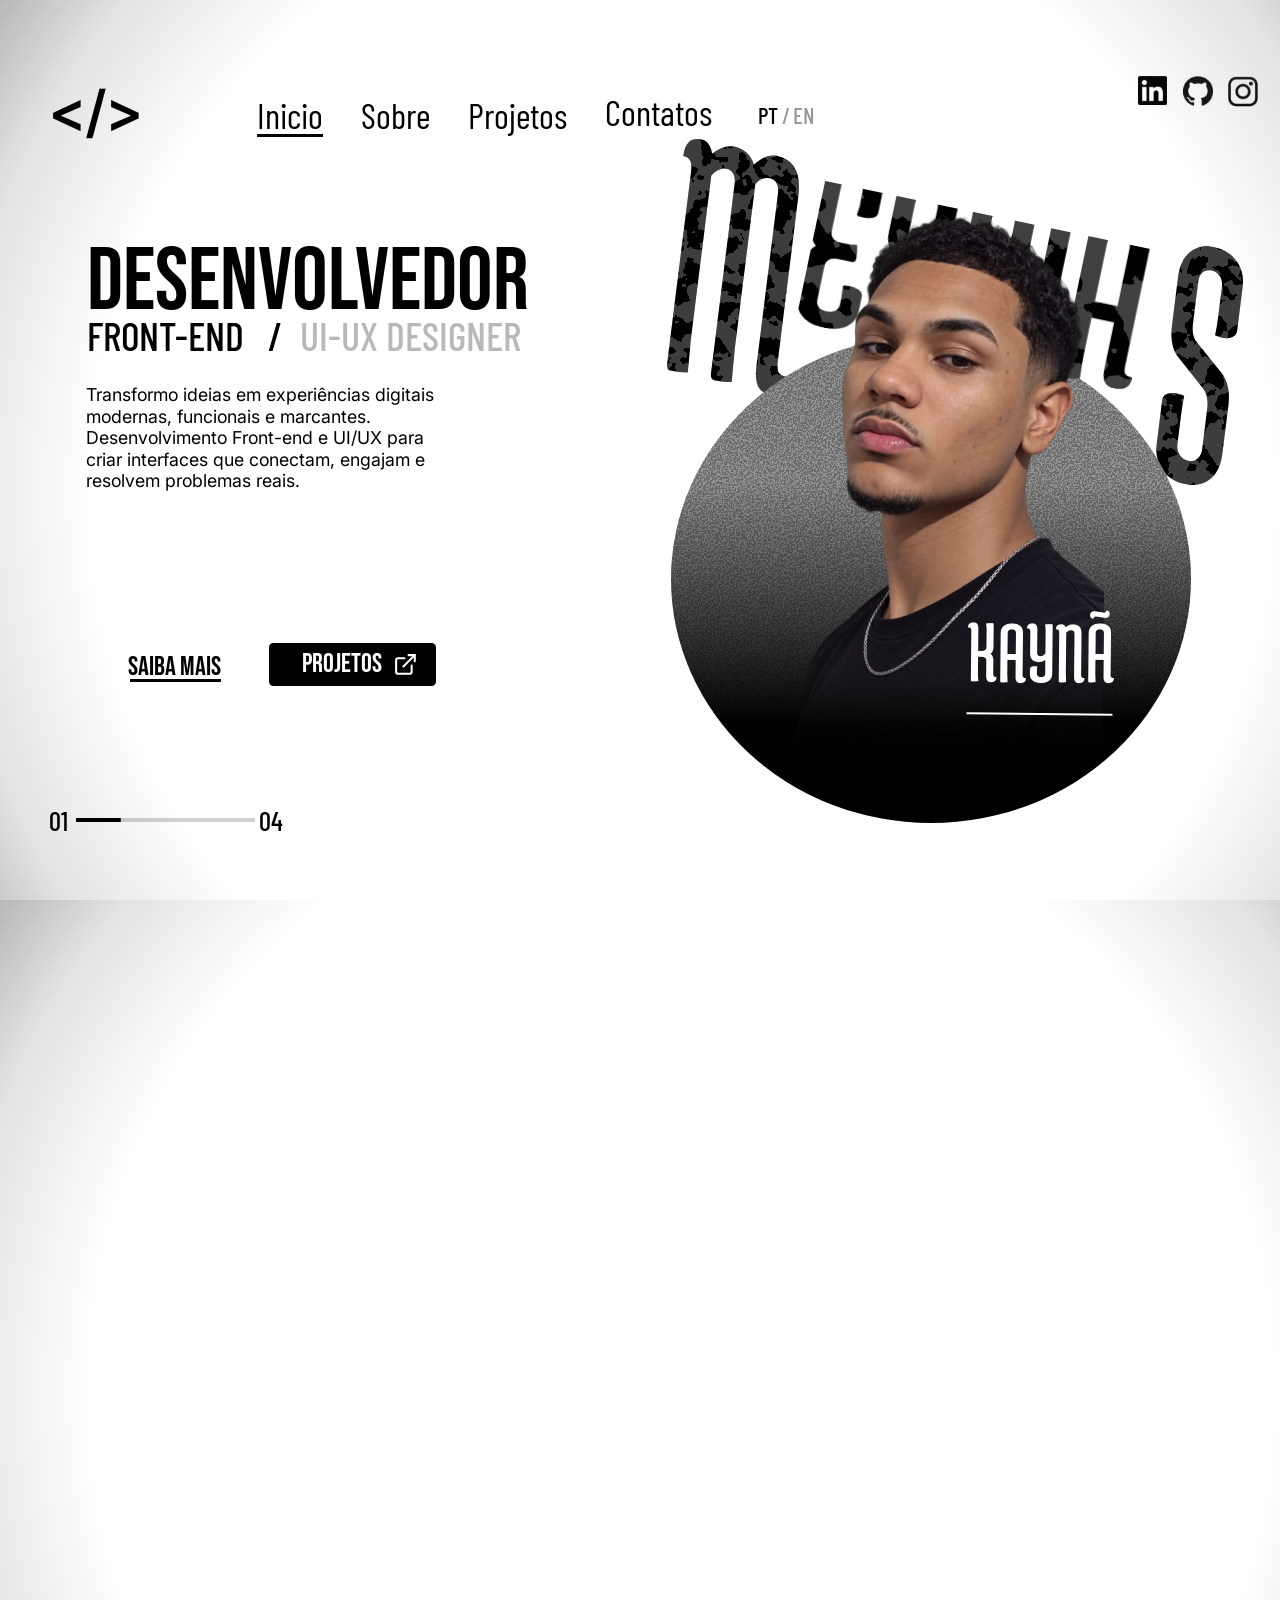
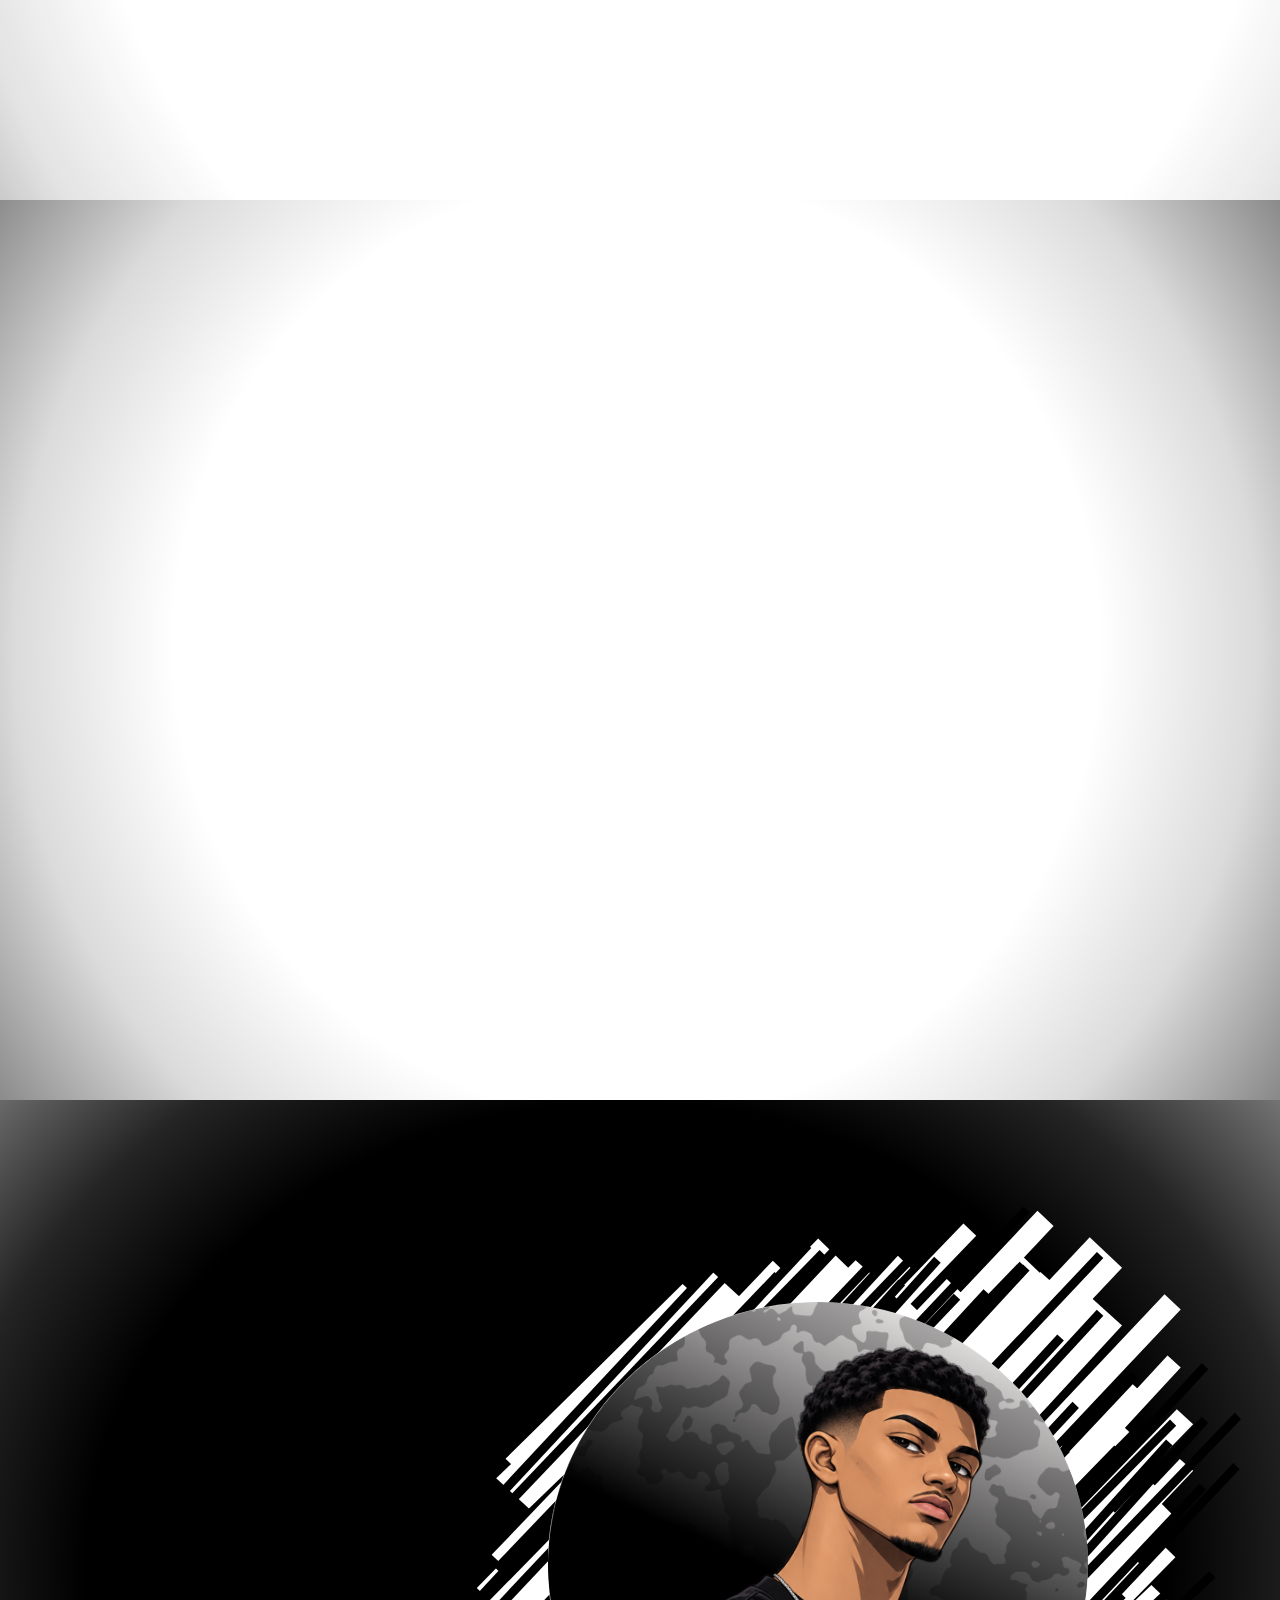
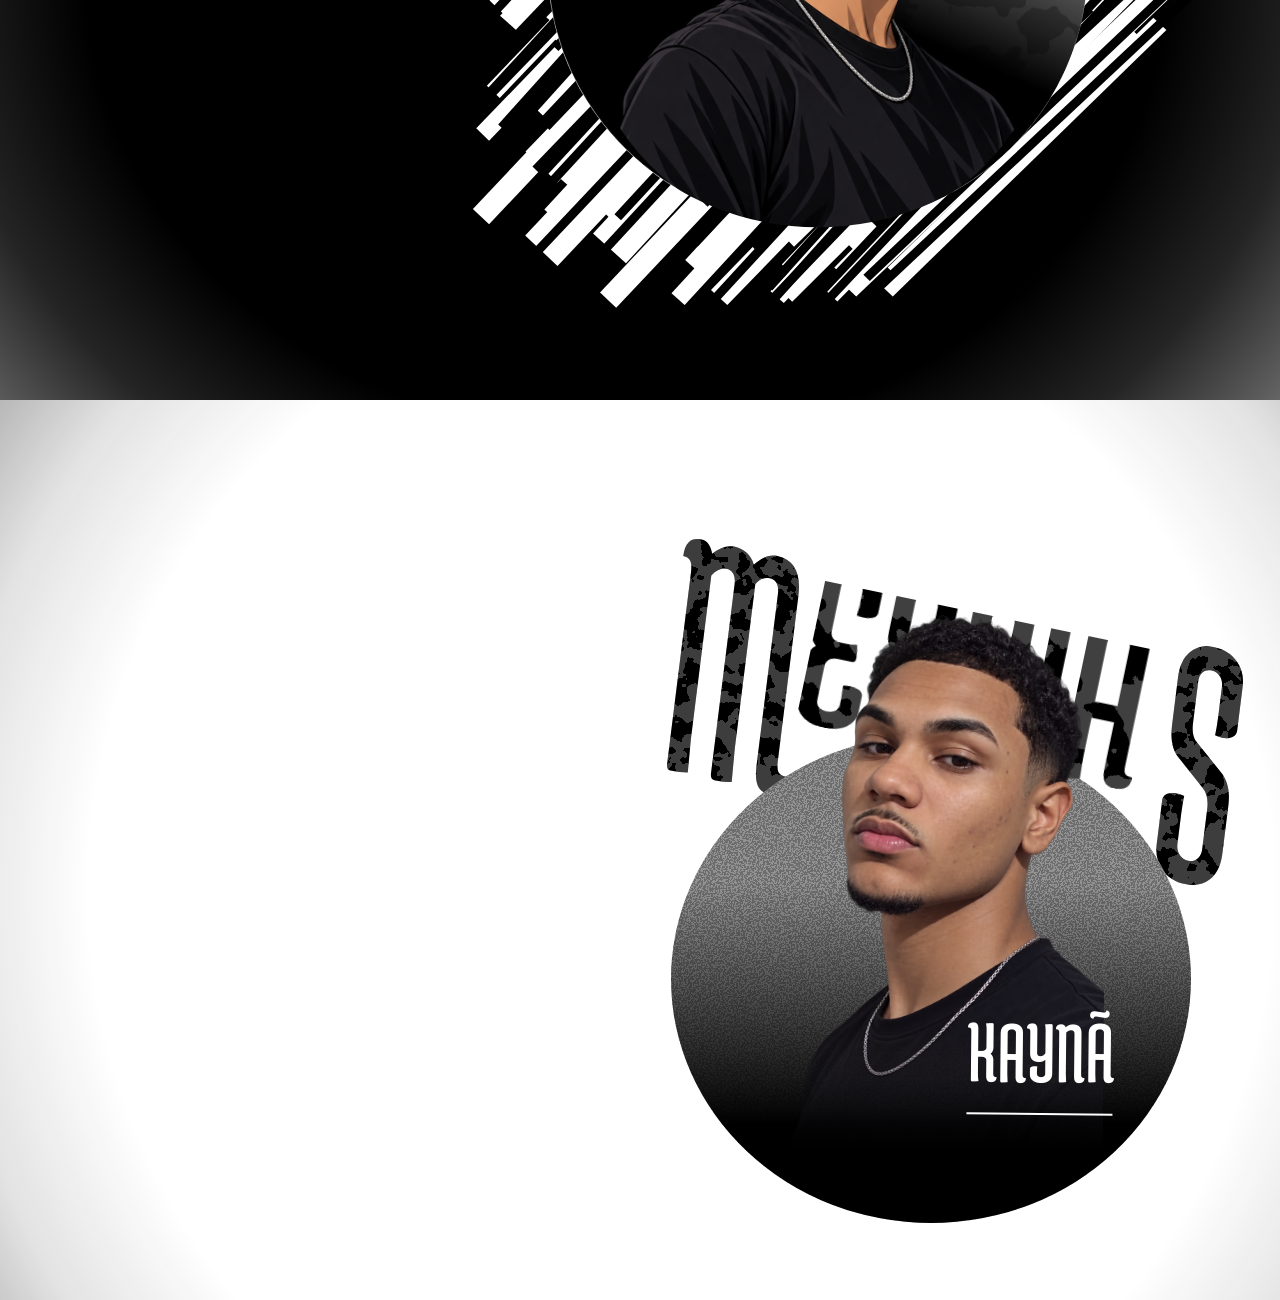
<file: index.html>
<!doctype html>
<html lang="pt-BR">
<head>
  <meta charset="utf-8">
  <meta name="viewport" content="width=device-width, initial-scale=1">
  <title>Messias Kaynã | Front-end & UI/UX</title>
  <meta name="description" content="Portfólio de Messias Kaynã: desenvolvedor Front-end e Full Stack, designer UI/UX e estudante de Ciência da Computação em Pernambuco.">
  <meta name="theme-color" content="#1b1b1b">
  <link rel="icon" href="assets/favicon.svg" type="image/svg+xml">

  <meta property="og:type" content="website">
  <meta property="og:url" content="https://portf-lio-pessoal-three.vercel.app/">
  <meta property="og:title" content="Messias Kaynã | Desenvolvedor Front-end & UI/UX">
  <meta property="og:description" content="Transformo ideias em experiências digitais modernas, funcionais e marcantes.">
  <meta property="og:image" content="https://portf-lio-pessoal-three.vercel.app/assets/og.jpg">
  <meta property="og:image:width" content="1200">
  <meta property="og:image:height" content="630">
  <meta property="og:locale" content="pt_BR">
  <meta name="twitter:card" content="summary_large_image">

  <link rel="preconnect" href="https://fonts.googleapis.com">
  <link rel="preconnect" href="https://fonts.gstatic.com" crossorigin>
  <link href="https://fonts.googleapis.com/css2?family=Barlow+Condensed:wght@400;500&family=Bebas+Neue&family=Inter:wght@400;600&family=Medula+One&display=swap" rel="stylesheet">
  <link rel="stylesheet" href="css/style.css">
</head>
<body class="carregando">

  <div class="abertura" id="abertura" aria-hidden="true">
    <div class="abertura-nome">
      <span class="abertura-messias">MESSIAS</span>
      <span class="abertura-kayna">KAYNÃ</span>
    </div>
  </div>

  <header class="topo" id="topo">
    <a class="logo" href="#inicio" data-i18n-attr="aria-label:aria.logo" aria-label="Voltar ao início">&lt;/&gt;</a>
    <nav class="menu" data-i18n-attr="aria-label:aria.menu" aria-label="Navegação principal">
      <a href="#inicio" data-i18n="nav.inicio">Inicio</a>
      <a href="#sobre" data-i18n="nav.sobre">Sobre</a>
      <a href="#projetos" data-i18n="nav.projetos">Projetos</a>
      <a href="#contatos" data-i18n="nav.contatos">Contatos</a>
    </nav>
    <button class="idioma" id="idioma" type="button" data-i18n-attr="aria-label:aria.idioma" aria-label="Mudar idioma para inglês">
      <span data-lang="pt">PT</span><span class="idioma-barra">/</span><span data-lang="en">EN</span>
    </button>
    <div class="redes">
      <a href="https://www.linkedin.com/in/messias-kayna/" target="_blank" rel="noopener" aria-label="LinkedIn">
        <img src="assets/img/icon-linkedin.png" alt="">
      </a>
      <a href="https://github.com/messiaskayna7" target="_blank" rel="noopener" aria-label="GitHub">
        <img src="assets/img/icon-github.png" alt="">
      </a>
      <a href="https://www.instagram.com/ogmessik7/" target="_blank" rel="noopener" aria-label="Instagram">
        <img src="assets/img/icon-instagram.png" alt="">
      </a>
    </div>
  </header>

  <div class="contador" id="contador" aria-hidden="true">
    <span class="contador-atual" id="contadorAtual">01</span>
    <span class="contador-barra"><span class="contador-preenchimento" id="contadorBarra"></span></span>
    <span class="contador-total">04</span>
  </div>

  <main id="paginas">

    <section class="pagina pagina-inicio" id="inicio" data-tema="claro">
      <div class="fundo fundo-claro" aria-hidden="true"></div>
      <div class="palco">
        <div class="inicio-texto">
          <h1 class="titulo-dev revelar" data-i18n="inicio.titulo">Desenvolvedor</h1>
          <p class="subtitulo revelar"><span>Front-end</span><span class="barra">/</span><span class="cinza">UI-UX Designer</span></p>
          <p class="inicio-descricao revelar" data-i18n="inicio.descricao">Transformo ideias em experiências digitais modernas, funcionais e marcantes. Desenvolvimento Front-end e UI/UX para criar interfaces que conectam, engajam e resolvem problemas reais.</p>
          <div class="inicio-botoes revelar">
            <a class="link-sublinhado" href="#sobre" data-i18n="inicio.saibaMais">Saiba mais</a>
            <a class="botao botao-escuro" href="#projetos"><span data-i18n="inicio.projetos">Projetos</span> <svg class="icone" viewBox="0 0 24 24" aria-hidden="true"><path d="M18 13v6a2 2 0 0 1-2 2H5a2 2 0 0 1-2-2V8a2 2 0 0 1 2-2h6"/><path d="M15 3h6v6"/><path d="M10 14 21 3"/></svg></a>
          </div>
        </div>

        <div class="hero-arte">
          <img class="ha-messias" src="assets/img/messias.svg" alt="">
          <img class="ha-circulo" src="assets/img/hero-circulo.svg" alt="">
          <div class="ha-essia"><img src="assets/img/essia.svg" alt=""></div>
          <div class="ha-foto"><img src="assets/img/hero-foto.png" alt="Messias Kaynã"></div>
          <div class="ha-nome"><span>KAYNÃ</span></div>
        </div>
      </div>
    </section>

    <section class="pagina pagina-sobre" id="sobre" data-tema="claro">
      <div class="fundo fundo-claro" aria-hidden="true"></div>
      <div class="palco">
        <div class="sobre-topo">
          <h2 class="titulo-sobre revelar" data-i18n-html="sobre.titulo">Sobre <br>mim.</h2>
          <div class="sobre-texto revelar">
            <p data-i18n="sobre.p1">Estudante de Ciência da Computação, com os cursos de Desenvolvedor Front-End e Desenvolvedor Full Stack concluídos.</p>
            <p data-i18n="sobre.p2">Sou desenvolvedor Front-End e designer UI/UX apaixonado por transformar problemas em soluções digitais criativas e eficientes.</p>
            <p data-i18n="sobre.p3">Atuo na criação de interfaces modernas, acessíveis e intuitivas, sempre pensando na melhor experiência do usuário e na performance.</p>
            <a class="botao botao-escuro botao-cv" href="assets/curriculo-messias-kayna.pdf" download>
              <span data-i18n="cv.baixar">Baixar currículo</span>
              <svg class="icone" viewBox="0 0 24 24" aria-hidden="true"><path d="M21 15v4a2 2 0 0 1-2 2H5a2 2 0 0 1-2-2v-4"/><path d="m7 10 5 5 5-5"/><path d="M12 15V3"/></svg>
            </a>
          </div>
          <div class="sobre-foto revelar">
            <div class="sobre-arco"></div>
            <img src="assets/img/sobre-foto.png" data-i18n-attr="alt:alt.sobreFoto" alt="Foto de Messias Kaynã em preto e branco">
          </div>
        </div>

        <div class="bloco-ferramentas">
        <h3 class="titulo-ferramentas revelar" data-i18n="sobre.ferramentas">Ferramentas</h3>
        <div class="ferramentas revelar">
          <ul class="ferramentas-trilha" id="ferramentasTrilha">
            <li class="ferramenta"><img class="img-html" src="assets/img/tool-html.png" alt=""><span>HTML</span></li>
            <li class="ferramenta"><img class="img-css" src="assets/img/tool-css.png" alt=""><span>CSS</span></li>
            <li class="ferramenta"><img class="img-js" src="assets/img/tool-js.png" alt=""><span>JavaScript</span></li>
            <li class="ferramenta"><img class="img-svg" src="assets/img/tool-python.svg" alt=""><span>Python</span></li>
            <li class="ferramenta"><span class="tile-django"><img src="assets/img/tool-django.svg" alt=""></span><span>Django</span></li>
            <li class="ferramenta"><img class="img-svg" src="assets/img/tool-sqlite.svg" alt=""><span data-i18n="sobre.banco">Banco de dados · SQL</span></li>
            <li class="ferramenta"><img class="img-git" src="assets/img/tool-git.png" alt=""><span>Git</span></li>
            <li class="ferramenta"><img class="img-github" src="assets/img/tool-github.png" alt=""><span>GitHub</span></li>
            <li class="ferramenta"><img class="img-svg img-figma" src="assets/img/tool-figma.svg" alt=""><span>Figma</span></li>
          </ul>
        </div>
        </div>
      </div>
    </section>

    <section class="pagina pagina-projetos" id="projetos" data-tema="claro">
      <div class="fundo fundo-projetos" aria-hidden="true"></div>
      <div class="palco">
        <h2 class="titulo-secao revelar" data-i18n="nav.projetos">Projetos</h2>
        <div class="projetos" id="listaProjetos">
          <article class="projeto revelar" data-projeto="julia" tabindex="0" role="button">
            <div class="projeto-midia midia-dupla midia-julia">
              <img src="assets/img/julia-desktop.jpg" alt="">
              <img src="assets/img/julia-celular.jpg" alt="">
              <span class="projeto-ver" data-i18n="projetos.ver">Ver detalhes</span>
            </div>
            <div class="projeto-corpo">
              <h3>Lash Júlia Beatriz</h3>
              <p data-i18n="projetos.julia.tipo">Site com agendamento online</p>
              <ul class="tags"><li>JS</li><li>CSS</li><li>SQL</li></ul>
            </div>
          </article>

          <article class="projeto revelar" data-projeto="academia" tabindex="0" role="button">
            <div class="projeto-midia midia-dupla midia-academia">
              <img src="assets/img/academia-desktop.jpg" alt="">
              <img src="assets/img/academia-celular.jpg" alt="">
              <span class="projeto-ver" data-i18n="projetos.ver">Ver detalhes</span>
            </div>
            <div class="projeto-corpo">
              <h3 data-i18n="projetos.academia.titulo">Sistema de academia</h3>
              <p data-i18n="projetos.academia.tipo">Python, Django e banco de dados</p>
              <ul class="tags"><li>Python</li><li>Django</li><li>SQLite</li></ul>
            </div>
          </article>

          <article class="projeto revelar" data-projeto="lipe" tabindex="0" role="button">
            <div class="projeto-midia midia-lipe">
              <img src="assets/img/lipe-1.png" alt="">
              <img src="assets/img/lipe-2.png" alt="">
              <img src="assets/img/lipe-3.png" alt="">
              <span class="projeto-ver" data-i18n="projetos.ver">Ver detalhes</span>
            </div>
            <div class="projeto-corpo">
              <h3>LIPE</h3>
              <p data-i18n="projetos.startup">Projeto de uma startup</p>
              <ul class="tags"><li>Figma</li></ul>
            </div>
          </article>

          <article class="projeto revelar" data-projeto="mei" tabindex="0" role="button">
            <div class="projeto-midia midia-mei">
              <img src="assets/img/mei-tela.png" alt="">
              <img src="assets/img/mei-financeiro.png" alt="">
              <img src="assets/img/mei-mentorias.png" alt="">
              <span class="projeto-ver" data-i18n="projetos.ver">Ver detalhes</span>
            </div>
            <div class="projeto-corpo">
              <h3>Do zero ao MEI</h3>
              <p data-i18n="projetos.startup">Projeto de uma startup</p>
              <ul class="tags"><li>JS</li><li>HTML</li><li>CSS</li></ul>
            </div>
          </article>

          <article class="projeto revelar" data-projeto="turma" tabindex="0" role="button">
            <div class="projeto-midia midia-turma">
              <img src="assets/img/turma-1.png" alt="">
              <img src="assets/img/turma-2.png" alt="">
              <span class="projeto-ver" data-i18n="projetos.ver">Ver detalhes</span>
            </div>
            <div class="projeto-corpo">
              <h3 data-i18n="projetos.turma.titulo">Portfólio da turma</h3>
              <p data-i18n="projetos.turma.tipo">Portfólio</p>
              <ul class="tags"><li>JS</li><li>HTML</li><li>CSS</li></ul>
            </div>
          </article>
        </div>

        <div class="projetos-controles revelar">
          <button class="seta" id="projetosAnterior" type="button" data-i18n-attr="aria-label:aria.anterior" aria-label="Projeto anterior">
            <svg class="icone" viewBox="0 0 24 24" aria-hidden="true"><path d="m15 18-6-6 6-6"/></svg>
          </button>
          <span class="projetos-pos" id="projetosPos">1 / 5</span>
          <button class="seta" id="projetosProximo" type="button" data-i18n-attr="aria-label:aria.proximo" aria-label="Próximo projeto">
            <svg class="icone" viewBox="0 0 24 24" aria-hidden="true"><path d="m9 18 6-6-6-6"/></svg>
          </button>
        </div>
      </div>
    </section>

    <section class="pagina pagina-contatos" id="contatos" data-tema="escuro">
      <div class="fundo fundo-escuro" aria-hidden="true"></div>
      <div class="palco">
        <div class="contato-texto">
          <h2 class="titulo-contato revelar" data-i18n-html="contato.titulo">Vamos <br>conversar ?</h2>
          <p class="contato-pergunta revelar" data-i18n="contato.pergunta">Tem algum projeto em mente ?</p>
          <a class="botao botao-claro botao-whats revelar" href="https://wa.me/5581983991205?text=Ol%C3%A1%20Messias!%20Vi%20seu%20portf%C3%B3lio%20e%20gostaria%20de%20conversar." target="_blank" rel="noopener">
            <span data-i18n="contato.whats">Enviar mensagem</span> <svg class="icone" viewBox="0 0 24 24" aria-hidden="true"><path d="M18 13v6a2 2 0 0 1-2 2H5a2 2 0 0 1-2-2V8a2 2 0 0 1 2-2h6"/><path d="M15 3h6v6"/><path d="M10 14 21 3"/></svg>
          </a>
          <ul class="contato-lista revelar">
            <li>
              <svg class="icone" viewBox="0 0 24 24" aria-hidden="true"><path d="M4 4h16c1.1 0 2 .9 2 2v12c0 1.1-.9 2-2 2H4c-1.1 0-2-.9-2-2V6c0-1.1.9-2 2-2z"/><path d="m22 6-10 7L2 6"/></svg>
              <button class="link-texto" type="button" data-abrir="contato">messiaskayna7@gmail.com</button>
            </li>
            <li>
              <svg class="icone" viewBox="0 0 24 24" aria-hidden="true"><path d="M22 16.92v3a2 2 0 0 1-2.18 2 19.8 19.8 0 0 1-8.63-3.07 19.5 19.5 0 0 1-6-6 19.8 19.8 0 0 1-3.07-8.67A2 2 0 0 1 4.11 2h3a2 2 0 0 1 2 1.72c.13.96.36 1.9.7 2.81a2 2 0 0 1-.45 2.11L8.09 9.91a16 16 0 0 0 6 6l1.27-1.27a2 2 0 0 1 2.11-.45c.91.34 1.85.57 2.81.7A2 2 0 0 1 22 16.92z"/></svg>
              <a href="https://wa.me/5581983991205" target="_blank" rel="noopener">(81) 98399-1205</a>
            </li>
            <li>
              <svg class="icone" viewBox="0 0 24 24" aria-hidden="true"><path d="M21 10c0 7-9 13-9 13s-9-6-9-13a9 9 0 0 1 18 0z"/><circle cx="12" cy="10" r="3"/></svg>
              <span data-i18n="contato.local">Recife, PE - Brasil</span>
            </li>
          </ul>
          <div class="contato-extras revelar">
            <button class="link-sublinhado" type="button" data-abrir="contato" data-i18n="contato.email">Escrever e-mail</button>
            <a class="link-sublinhado" href="assets/curriculo-messias-kayna.pdf" download data-i18n="cv.baixarCurto">Baixar CV</a>
          </div>
        </div>

        <div class="contato-arte">
          <img class="ca-listras" src="assets/img/contato-listras.svg" alt="">
          <img class="ca-retrato" src="assets/img/contato-retrato.png" data-i18n-attr="alt:alt.ilustracao" alt="Ilustração de Messias Kaynã">
        </div>
      </div>
    </section>

  </main>

  <div class="modal" id="modalProjeto" hidden>
    <div class="modal-fundo" data-fechar></div>
    <div class="modal-caixa modal-projeto" role="dialog" aria-modal="true" aria-labelledby="mpTitulo">
      <button class="modal-fechar" type="button" data-fechar data-i18n-attr="aria-label:aria.fechar" aria-label="Fechar">
        <svg class="icone" viewBox="0 0 24 24" aria-hidden="true"><path d="M18 6 6 18M6 6l12 12"/></svg>
      </button>
      <div class="mp-galeria" id="mpGaleria"></div>
      <div class="mp-texto">
        <p class="mp-tipo" id="mpTipo"></p>
        <h3 class="mp-titulo" id="mpTitulo"></h3>
        <p class="mp-resumo" id="mpResumo"></p>
        <h4 data-i18n="modal.fiz">O que eu fiz</h4>
        <ul class="mp-lista" id="mpLista"></ul>
        <h4 data-i18n="modal.tecnologias">Tecnologias</h4>
        <ul class="tags mp-tags" id="mpTags"></ul>
        <div class="mp-links" id="mpLinks"></div>
      </div>
    </div>
  </div>

  <div class="modal" id="modalContato" hidden>
    <div class="modal-fundo" data-fechar></div>
    <div class="modal-caixa modal-form" role="dialog" aria-modal="true" aria-labelledby="mcTitulo">
      <button class="modal-fechar" type="button" data-fechar data-i18n-attr="aria-label:aria.fechar" aria-label="Fechar">
        <svg class="icone" viewBox="0 0 24 24" aria-hidden="true"><path d="M18 6 6 18M6 6l12 12"/></svg>
      </button>
      <h3 class="mp-titulo" id="mcTitulo" data-i18n="form.titulo">Escreva para mim</h3>
      <p class="mc-sub" data-i18n="form.sub">A mensagem chega direto no meu e-mail.</p>
      <form id="formContato" novalidate>
        <label><span data-i18n="form.nome">Nome</span><input name="nome" type="text" autocomplete="name" required maxlength="80"></label>
        <label><span data-i18n="form.email">Seu e-mail</span><input name="email" type="email" autocomplete="email" required maxlength="120"></label>
        <label><span data-i18n="form.mensagem">Mensagem</span><textarea name="mensagem" rows="5" required maxlength="2000"></textarea></label>
        <input type="text" name="_honey" class="pote" tabindex="-1" autocomplete="off" aria-hidden="true">
        <button class="botao botao-escuro botao-enviar" type="submit"><span data-i18n="form.enviar">Enviar</span>
          <svg class="icone" viewBox="0 0 24 24" aria-hidden="true"><path d="m22 2-7 20-4-9-9-4z"/><path d="M22 2 11 13"/></svg>
        </button>
        <p class="form-status" id="formStatus" role="status"></p>
      </form>
    </div>
  </div>

  <script src="js/i18n.js"></script>
  <script src="js/main.js"></script>
</body>
</html>
</file>
<file: css/style.css>
:root {
  --u: min(calc(100vw / 1440), calc(100vh / 900));
  --preto: #000;
  --branco: #fff;
  --cinza: #b8b8b8;
  --fundo-escuro: #1b1b1b;
  --fonte-titulo: "Bebas Neue", Impact, sans-serif;
  --fonte-menu: "Barlow Condensed", "Arial Narrow", sans-serif;
  --fonte-texto: "Inter", system-ui, sans-serif;
  --fonte-nome: "Medula One", "Bebas Neue", sans-serif;
  --suave: cubic-bezier(.22, .61, .36, 1);
}

*, *::before, *::after { box-sizing: border-box; }

html {
  scroll-behavior: smooth;
  scroll-snap-type: y mandatory;
  scrollbar-width: none;}
html::-webkit-scrollbar { display: none; }

body {
  margin: 0;
  background: var(--fundo-escuro);
  color: var(--preto);
  font-family: var(--fonte-texto);
  -webkit-font-smoothing: antialiased;
}

img { display: block; max-width: 100%; }
a { color: inherit; }
ul { margin: 0; padding: 0; list-style: none; }
h1, h2, h3, p { margin: 0; font-weight: 400; }

.icone {
  width: 1em; height: 1em;
  fill: none; stroke: currentColor;
  stroke-width: 2; stroke-linecap: round; stroke-linejoin: round;
  flex: none;
}

.pagina {
  position: relative;
  height: 100vh;
  overflow: hidden;
  scroll-snap-align: start;
  scroll-snap-stop: always;
}

.palco {
  position: absolute;
  left: 50%; top: 50%;
  width: calc(1440 * var(--u));
  height: calc(900 * var(--u));
  transform: translate(-50%, -50%);
}

.fundo { position: absolute; inset: 0; pointer-events: none; }
.fundo::before {
  content: "";
  position: absolute;
  transform: translate(-50%, -50%) scale(1);
  border-radius: 50%;
  animation: pulsar 7s ease-in-out infinite;
  will-change: transform;
}

.fundo-claro { background: var(--fundo-escuro); }
.fundo-claro::before {
  left: 53.2%; top: 54.5%;
  width: 197.4%; height: 289.4%;
  background: radial-gradient(closest-side,
    #fff 47%, rgba(255,255,255,.88) 58%, rgba(255,255,255,.5) 73.6%,
    rgba(255,255,255,.14) 87%, rgba(255,255,255,0) 100%);
}

.fundo-projetos { background: #000; }
.fundo-projetos::before {
  left: 49.65%; top: 49.6%;
  width: 176.7%; height: 256.9%;
  background: radial-gradient(closest-side,
    #fff 41%, rgba(255,255,255,.86) 55%, rgba(255,255,255,.5) 70.5%,
    rgba(255,255,255,.14) 86%, rgba(255,255,255,0) 100%);
  animation-delay: -2s;
}

.fundo-escuro { background: #fff; }
.fundo-escuro::before {
  left: 48.9%; top: 52.3%;
  width: 188.75%; height: 232.7%;
  background: radial-gradient(closest-side,
    #000 44.8%, rgba(0,0,0,.86) 57%, rgba(0,0,0,.5) 72.4%,
    rgba(0,0,0,.14) 86%, rgba(0,0,0,0) 100%);
  animation-delay: -4s;
}

@keyframes pulsar {
  0%, 100% { transform: translate(-50%, -50%) scale(1); }
  50%      { transform: translate(-50%, -50%) scale(.84); }
}

.topo {
  position: fixed;
  z-index: 20;
  left: 50%;
  top: calc((100vh - 900 * var(--u)) / 2);
  width: calc(1440 * var(--u));
  height: calc(110 * var(--u));
  transform: translateX(-50%);
  color: var(--preto);
  transition: color .5s var(--suave);
  pointer-events: none;
}
.topo a { pointer-events: auto; text-decoration: none; }

.logo {
  position: absolute;
  left: calc(55 * var(--u)); top: calc(32 * var(--u));
  font: 600 calc(64 * var(--u)) / 1.2 var(--fonte-texto);
  transition: transform .4s var(--suave);
}
.logo:hover { transform: scale(1.08) rotate(-4deg); }

.menu a {
  position: absolute;
  top: calc(49 * var(--u));
  font: 400 calc(40 * var(--u)) / 1.2 var(--fonte-menu);
}
.menu a:nth-child(1) { left: calc(289 * var(--u)); }
.menu a:nth-child(2) { left: calc(406 * var(--u)); }
.menu a:nth-child(3) { left: calc(526 * var(--u)); }
.menu a:nth-child(4) { left: calc(681 * var(--u)); top: calc(46 * var(--u)); }
.menu a::after {
  content: "";
  position: absolute;
  left: 0; bottom: calc(-1 * var(--u));
  width: 100%; height: max(2px, calc(3 * var(--u)));
  background: currentColor;
  transform: scaleX(0);
  transform-origin: left;
  transition: transform .4s var(--suave);
}
.menu a:hover::after, .menu a.ativo::after { transform: scaleX(1); }

.redes a { position: absolute; display: block; transition: transform .3s var(--suave); }
.redes a:hover { transform: translateY(calc(-4 * var(--u))) scale(1.12); }
.redes img { width: 100%; height: 100%; object-fit: cover; transition: filter .5s; }
.redes a:nth-child(1) { left: calc(1280 * var(--u)); top: calc(29 * var(--u)); width: calc(33 * var(--u)); height: calc(33 * var(--u)); }
.redes a:nth-child(2) { left: calc(1331 * var(--u)); top: calc(29 * var(--u)); width: calc(34 * var(--u)); height: calc(34 * var(--u)); }
.redes a:nth-child(3) { left: calc(1371 * var(--u)); top: calc(19 * var(--u)); width: calc(54 * var(--u)); height: calc(54 * var(--u)); }

.topo.escuro { color: var(--branco); }
.topo.escuro .redes img { filter: invert(1); }

.idioma {
  position: absolute;
  left: calc(845 * var(--u)); top: calc(56 * var(--u));
  display: flex; align-items: center; gap: calc(4 * var(--u));
  padding: calc(2 * var(--u)) calc(8 * var(--u));
  border: 0; background: none; color: inherit;
  font: 500 calc(26 * var(--u)) / 1.2 var(--fonte-menu);
  cursor: pointer;
  pointer-events: auto;
}
.idioma span { opacity: .4; transition: opacity .3s; }
.idioma span.ativo, .idioma .idioma-barra { opacity: 1; }
.idioma .idioma-barra { opacity: .4; }
.idioma:hover span:not(.ativo) { opacity: .75; }

button { font: inherit; }
:focus-visible { outline: 2px solid currentColor; outline-offset: 4px; }

.contador {
  position: fixed;
  z-index: 20;
  left: 50%;
  bottom: calc((100vh - 900 * var(--u)) / 2 + 16 * var(--u));
  width: calc(1440 * var(--u));
  transform: translateX(-50%);
  display: flex;
  align-items: center;
  gap: calc(4 * var(--u));
  padding-left: calc(55 * var(--u));
  font: 500 calc(30 * var(--u)) / 1.2 var(--fonte-menu);
  color: var(--preto);
  pointer-events: none;
  transition: color .5s var(--suave);
}
.contador-atual, .contador-total { min-width: calc(27 * var(--u)); }
.contador-barra {
  position: relative;
  width: calc(201 * var(--u));
  height: max(3px, calc(5 * var(--u)));
  background: rgba(0, 0, 0, .18);
  overflow: hidden;
  transition: background .5s;
}
.contador-preenchimento {
  position: absolute; inset: 0;
  background: currentColor;
  transform-origin: left;
  transform: scaleX(.25);
}
.contador.escuro { color: var(--branco); }
.contador.escuro .contador-barra { background: rgba(255, 255, 255, .25); }

.botao {
  position: absolute;
  display: flex;
  align-items: center;
  border-radius: calc(5 * var(--u));
  font: 400 calc(30 * var(--u)) / 1 var(--fonte-titulo);
  text-decoration: none;
  transition: transform .35s var(--suave), box-shadow .35s var(--suave), background .35s, color .35s;
}
.botao .icone { font-size: calc(28 * var(--u)); transition: transform .35s var(--suave); }
.botao:hover { transform: translateY(calc(-4 * var(--u))); }
.botao:hover .icone { transform: translate(calc(3 * var(--u)), calc(-3 * var(--u))); }

.botao-escuro { background: var(--preto); color: var(--branco); }
.botao-escuro:hover { box-shadow: 0 calc(12 * var(--u)) calc(24 * var(--u)) rgba(0,0,0,.35); }
.botao-claro { background: var(--branco); color: var(--preto); }
.botao-claro:hover { box-shadow: 0 0 calc(30 * var(--u)) rgba(255,255,255,.45); }

.link-sublinhado {
  position: absolute;
  font: 400 calc(30 * var(--u)) / 1.2 var(--fonte-titulo);
  text-decoration: none;
}
.link-sublinhado::after {
  content: "";
  position: absolute;
  left: calc(2 * var(--u)); right: 0;
  bottom: calc(1 * var(--u));
  height: max(2px, calc(3 * var(--u)));
  background: currentColor;
  transition: transform .4s var(--suave);
  transform-origin: left;
}
.link-sublinhado:hover::after { transform: scaleX(.35); }
.link-sublinhado:hover { letter-spacing: .04em; }
.link-sublinhado { transition: letter-spacing .35s var(--suave); }

.revelar {
  opacity: 0;
  translate: 0 calc(30 * var(--u));
  transition: opacity .8s var(--suave), translate .8s var(--suave);
}
.revelar.visivel { opacity: 1; translate: 0 0; }
.botao.revelar {
  transition: opacity .8s var(--suave), translate .8s var(--suave),
    transform .35s var(--suave), box-shadow .35s var(--suave);
}

.titulo-dev {
  position: absolute;
  left: calc(98 * var(--u)); top: calc(202 * var(--u));
  font: 400 calc(100 * var(--u)) / 1.2 var(--fonte-titulo);
  white-space: nowrap;
  cursor: default;
  transition: letter-spacing .5s var(--suave), text-shadow .5s, opacity .8s var(--suave), translate .8s var(--suave);
}
.titulo-dev:hover {
  letter-spacing: .03em;
  text-shadow: calc(6 * var(--u)) calc(6 * var(--u)) 0 rgba(0,0,0,.12);
}

.subtitulo {
  position: absolute;
  left: calc(98 * var(--u)); top: calc(294 * var(--u));
  font: 500 calc(45 * var(--u)) / 1.2 var(--fonte-menu);
  text-transform: uppercase;
  white-space: nowrap;
}
.subtitulo .barra { margin: 0 calc(19 * var(--u)) 0 calc(27 * var(--u)); }
.subtitulo .cinza { color: var(--cinza); }

.inicio-descricao {
  position: absolute;
  left: calc(97 * var(--u)); top: calc(376 * var(--u));
  width: calc(415 * var(--u));
  font-size: calc(20 * var(--u));
  line-height: 1.21;
}

.inicio-botoes .link-sublinhado { left: calc(144 * var(--u)); top: calc(676 * var(--u)); }
.inicio-botoes .botao {
  left: calc(303 * var(--u)); top: calc(667 * var(--u));
  width: calc(188 * var(--u)); height: calc(49 * var(--u));
  padding-left: calc(37 * var(--u));
  gap: calc(12 * var(--u));
}

.hero-arte {
  position: absolute;
  left: calc(750 * var(--u)); top: calc(78 * var(--u));
  width: calc(678 * var(--u)); height: calc(794 * var(--u));
  container-type: inline-size;
  translate: var(--px, 0) var(--py, 0);
  transition: translate .6s var(--suave);
  animation: surgir 1.2s var(--suave) both;
}
.hero-arte > * { position: absolute; }

.ha-messias {
  left: 0; top: 2.9%;
  width: 95.5%; height: 48.9%;
  transform-origin: 50% 80%;
  animation: balancar 9s ease-in-out infinite;
}
.ha-essia {
  left: 21.24%; top: 0;
  width: 78.63%; height: 40.29%;
  display: grid; place-items: center;
  transform-origin: 30% 80%;
  animation: balancar 9s ease-in-out infinite;
}
.ha-essia img {
  width: 72.53%; height: auto;
  transform: rotate(11.82deg) translate(-8.29cqw, 3.98cqw);
}
.ha-circulo {
  left: .6%; top: 30.6%;
  width: 86.35%; height: 69.09%;
  animation: respirar 7s ease-in-out infinite;
}
.ha-foto {
  left: 20.86%; top: 8.6%;
  width: 51.8%; height: 81.93%;
  overflow: hidden;
  transform: rotate(.43deg);
  -webkit-mask-image: linear-gradient(#000 78%, transparent 99%);
  mask-image: linear-gradient(#000 78%, transparent 99%);
  animation: flutuar 6s ease-in-out infinite;
}
.ha-foto img {
  position: absolute;
  left: -22.98%; top: .63%;
  width: 142.73%; height: 102.74%;
  max-width: none;
  transition: transform .8s var(--suave);
  transform-origin: 50% 30%;
}
.ha-nome {
  left: 49.85%; top: 68%;
  color: var(--branco);
  font: 400 14.75cqw / 1.2 var(--fonte-nome);
  transform: rotate(.57deg);
  animation: flutuar 6s ease-in-out infinite;
  animation-delay: -.6s;
}
.ha-nome span { display: block; padding-bottom: 1.2cqw; border-bottom: .44cqw solid currentColor; width: 24.3cqw; white-space: nowrap; }

.hero-arte:hover .ha-foto img { transform: scale(1.05); }
.hero-arte:hover .ha-circulo { animation-duration: 3s; }

.titulo-sobre {
  position: absolute;
  left: calc(55 * var(--u)); top: calc(163 * var(--u));
  font: 400 calc(100 * var(--u)) / 1.2 var(--fonte-titulo);
}
.sobre-texto {
  position: absolute;
  left: calc(321 * var(--u)); top: calc(178 * var(--u));
  width: calc(482 * var(--u));
  font-size: calc(20 * var(--u));
  line-height: 1.21;
}
.sobre-texto p + p { margin-top: calc(24 * var(--u)); }
.botao-cv {
  position: relative;
  display: inline-flex;
  margin-top: calc(26 * var(--u));
  height: calc(44 * var(--u));
  padding: 0 calc(18 * var(--u));
  gap: calc(12 * var(--u));
  font-size: calc(26 * var(--u));
}
.botao-cv .icone { font-size: calc(24 * var(--u)); }
.botao-cv:hover .icone { transform: translateY(calc(3 * var(--u))); }

.sobre-foto {
  position: absolute;
  left: calc(900 * var(--u)); top: calc(6 * var(--u));
  width: calc(399 * var(--u)); height: calc(472 * var(--u));
}
.sobre-arco {
  position: absolute;
  left: 0; top: calc(146 * var(--u));
  width: calc(395 * var(--u)); height: calc(324 * var(--u));
  border-radius: calc(500 * var(--u)) calc(500 * var(--u)) 0 0;
  background: linear-gradient(41.72deg, #000 26.44%, #e9e9e9 77.88%);
  background-size: 140% 140%;
  animation: brilho 8s ease-in-out infinite;
}
.sobre-foto img {
  position: absolute;
  left: calc(43.8 * var(--u)); top: 0;
  width: calc(355.2 * var(--u)); height: calc(471.6 * var(--u));
  object-fit: cover;
  transform-origin: 50% 100%;
  transition: transform .7s var(--suave), filter .7s;
  animation: flutuar-leve 7s ease-in-out infinite;
}
.sobre-foto:hover img { transform: scale(1.04) rotate(-1deg); filter: contrast(1.1); }
.sobre-foto:hover .sobre-arco { animation-duration: 2.5s; }

.titulo-ferramentas {
  position: absolute;
  left: calc(40 * var(--u)); top: calc(487 * var(--u));
  font: 400 calc(50 * var(--u)) / 1.2 var(--fonte-titulo);
}

.ferramentas {
  position: absolute;
  left: calc(36 * var(--u)); top: calc(546 * var(--u));
  width: calc(1375 * var(--u)); height: calc(293 * var(--u));
  display: flex;
  align-items: center;
  overflow: hidden;
  border-radius: calc(10 * var(--u));
  background: linear-gradient(to right, #fff 25.48%, #999);
  box-shadow: inset 0 calc(4 * var(--u)) calc(4 * var(--u)) rgba(0,0,0,.25);
  -webkit-mask-image: linear-gradient(to right, transparent, #000 4%, #000 96%, transparent);
  mask-image: linear-gradient(to right, transparent, #000 4%, #000 96%, transparent);
}
.ferramentas-trilha {
  display: flex;
  gap: calc(22 * var(--u));
  padding-left: calc(19 * var(--u));
  width: max-content;
  animation: esteira 38s linear infinite;
}
.ferramentas:hover .ferramentas-trilha { animation-play-state: paused; }
@keyframes esteira {
  from { transform: translateX(0); }
  to   { transform: translateX(-50%); }
}
.ferramenta {
  position: relative;
  flex: none;
  width: calc(250 * var(--u)); height: calc(250 * var(--u));
  display: grid; place-items: center;
  border-radius: calc(20 * var(--u));
  box-shadow: 0 calc(4 * var(--u)) calc(6 * var(--u)) rgba(0,0,0,.3);
  cursor: default;
  animation: flutuar-leve 5s ease-in-out infinite;
  transition: transform .45s var(--suave), box-shadow .45s var(--suave);
}
.ferramenta:nth-child(5n+1) { background: linear-gradient(-88.81deg, #000 18.72%, #fff 93.98%); animation-delay: 0s; }
.ferramenta:nth-child(5n+2) { background: linear-gradient(129.81deg, #000 46.07%, #fff 94.87%); animation-delay: -1s; }
.ferramenta:nth-child(5n+3) { background: linear-gradient(-35deg, #000 40.73%, #fff 93.81%); animation-delay: -2s; }
.ferramenta:nth-child(5n+4) { background: linear-gradient(to top, #000 34.25%, #fff); animation-delay: -3s; }
.ferramenta:nth-child(5n+5) { background: linear-gradient(42.93deg, #000 22.3%, #fff 100%); animation-delay: -4s; }

.ferramenta img, .tile-django { transition: transform .45s var(--suave); }
.img-html   { width: calc(224 * var(--u)); height: calc(191 * var(--u)); object-fit: cover; object-position: center bottom; }
.img-css    { width: calc(198 * var(--u)); height: calc(198 * var(--u)); }
.img-js     { width: calc(165 * var(--u)); height: calc(165 * var(--u)); border-radius: calc(20 * var(--u)); }
.img-git    { width: calc(217 * var(--u)); height: calc(217 * var(--u)); }
.img-github { width: calc(165 * var(--u)); height: calc(165 * var(--u)); }
.img-svg    { width: calc(160 * var(--u)); height: calc(160 * var(--u)); filter: drop-shadow(0 calc(4 * var(--u)) calc(8 * var(--u)) rgba(0,0,0,.35)); }
.img-figma  { width: calc(130 * var(--u)); height: calc(130 * var(--u)); }
.tile-django {
  display: grid; place-items: center;
  width: calc(165 * var(--u)); height: calc(165 * var(--u));
  border-radius: calc(20 * var(--u));
  background: #0c4b33;
}
.tile-django img { width: 62%; height: 62%; filter: brightness(0) invert(1); }

.ferramenta > span:last-child {
  position: absolute;
  left: 50%; bottom: calc(10 * var(--u));
  padding: calc(4 * var(--u)) calc(12 * var(--u));
  border-radius: calc(5 * var(--u));
  background: var(--branco);
  color: var(--preto);
  font: 400 calc(22 * var(--u)) / 1 var(--fonte-titulo);
  letter-spacing: .04em;
  opacity: 0;
  transform: translate(-50%, calc(10 * var(--u)));
  transition: opacity .35s, transform .35s var(--suave);
  pointer-events: none;
}
.ferramenta:hover {
  animation-play-state: paused;
  transform: translateY(calc(-16 * var(--u))) scale(1.04);
  box-shadow: 0 calc(20 * var(--u)) calc(30 * var(--u)) rgba(0,0,0,.4);
}
.ferramenta:hover > img, .ferramenta:hover .tile-django { transform: scale(.86) rotate(-6deg); }
.ferramenta:hover > span:last-child { opacity: 1; transform: translate(-50%, 0); }
.ferramenta > span:last-child { white-space: nowrap; }

.projetos {
  position: absolute;
  left: calc(23 * var(--u)); top: calc(183 * var(--u));
  width: calc(1394 * var(--u));
  display: flex;
  gap: calc(50 * var(--u));
  padding: calc(30 * var(--u)) calc(20 * var(--u)) calc(40 * var(--u));
  overflow-x: auto;
  scroll-snap-type: x mandatory;
  scroll-padding: 0 calc(20 * var(--u));
  overscroll-behavior-x: contain;
  scrollbar-width: none;
}
.projetos::-webkit-scrollbar { display: none; }
.projeto {
  position: relative;
  flex: none;
  width: calc(418 * var(--u));
  border-radius: calc(20 * var(--u));
  background: var(--branco);
  box-shadow: 0 calc(4 * var(--u)) calc(4 * var(--u)) rgba(0,0,0,.25);
  scroll-snap-align: start;
  cursor: pointer;
  transition: transform .5s var(--suave), box-shadow .5s var(--suave), opacity .8s var(--suave), translate .8s var(--suave);
}
.projeto:nth-child(2) { transition-delay: 0s, 0s, .12s, .12s; }
.projeto:nth-child(3) { transition-delay: 0s, 0s, .24s, .24s; }
.projeto:focus-visible { outline: 3px solid #000; outline-offset: 4px; }

.projeto-ver {
  position: absolute;
  right: calc(14 * var(--u)); bottom: calc(14 * var(--u));
  z-index: 2;
  padding: calc(6 * var(--u)) calc(14 * var(--u));
  border-radius: calc(5 * var(--u));
  background: var(--branco);
  color: var(--preto);
  font: 400 calc(22 * var(--u)) / 1 var(--fonte-titulo);
  letter-spacing: .04em;
  opacity: 0;
  transform: translateY(calc(8 * var(--u)));
  transition: opacity .35s, transform .35s var(--suave);
}
.projeto:hover .projeto-ver, .projeto:focus-visible .projeto-ver { opacity: 1; transform: none; }

.projetos-controles {
  position: absolute;
  right: calc(43 * var(--u)); top: calc(752 * var(--u));
  display: flex; align-items: center;
  gap: calc(16 * var(--u));
  font: 500 calc(26 * var(--u)) / 1 var(--fonte-menu);
}
.seta {
  display: grid; place-items: center;
  width: calc(52 * var(--u)); height: calc(52 * var(--u));
  border: max(1.5px, calc(2 * var(--u))) solid var(--preto);
  border-radius: 50%;
  background: var(--branco);
  color: var(--preto);
  cursor: pointer;
  transition: background .3s, color .3s, transform .3s var(--suave);
}
.seta .icone { font-size: calc(26 * var(--u)); }
.seta:hover { background: var(--preto); color: var(--branco); transform: scale(1.08); }
.projetos-pos { min-width: calc(54 * var(--u)); text-align: center; }
.projeto:hover {
  transform: translateY(calc(-14 * var(--u)));
  box-shadow: 0 calc(24 * var(--u)) calc(40 * var(--u)) rgba(0,0,0,.3);
}

.projeto-midia {
  position: relative;
  height: calc(292 * var(--u));
  border-radius: calc(20 * var(--u));
  overflow: hidden;
  display: flex;
  background-size: 130% 130%;
  animation: brilho 9s ease-in-out infinite;
}
.projeto-midia img { flex: none; object-fit: cover; transition: transform .6s var(--suave); }

.midia-lipe { background-image: linear-gradient(55.48deg, #000 20.72%, #c8c8c8 96.17%); padding: calc(27 * var(--u)) 0 0 calc(27 * var(--u)); gap: calc(21 * var(--u)); }
.midia-lipe img { width: calc(109 * var(--u)); height: calc(238 * var(--u)); }

.midia-mei { background-image: linear-gradient(-51.48deg, #000 42.16%, #fff 91.38%); padding: calc(26 * var(--u)) 0 0 calc(20 * var(--u)); gap: calc(24 * var(--u)); }
.midia-mei img { width: calc(109 * var(--u)); height: calc(236 * var(--u)); }
.midia-mei img:nth-child(3) { margin-top: calc(4 * var(--u)); }

.midia-turma { background-image: linear-gradient(to top, #000 34.25%, #fff); padding: calc(86 * var(--u)) 0 0 calc(21 * var(--u)); gap: calc(18 * var(--u)); }
.midia-turma img:nth-child(1) { width: calc(174 * var(--u)); height: calc(116 * var(--u)); }
.midia-turma img:nth-child(2) { width: calc(184 * var(--u)); height: calc(113 * var(--u)); margin-top: calc(2 * var(--u)); }

.midia-dupla { padding: calc(52 * var(--u)) 0 0 calc(22 * var(--u)); }
.midia-julia { background-image: linear-gradient(135deg, #000 30%, #d9d9d9 95%); }
.midia-academia { background-image: linear-gradient(-45deg, #000 35%, #cfd8d4 95%); }
.midia-dupla img:nth-child(1) {
  width: calc(272 * var(--u)); height: calc(170 * var(--u));
  border-radius: calc(6 * var(--u));
  object-position: top;
  box-shadow: 0 calc(8 * var(--u)) calc(20 * var(--u)) rgba(0,0,0,.4);
}
.midia-dupla img:nth-child(2) {
  object-position: top;
  width: calc(100 * var(--u)); height: calc(216 * var(--u));
  margin: calc(-14 * var(--u)) 0 0 calc(-14 * var(--u));
  border-radius: calc(12 * var(--u));
  border: calc(3 * var(--u)) solid #111;
  box-shadow: 0 calc(8 * var(--u)) calc(20 * var(--u)) rgba(0,0,0,.45);
}

.projeto-midia img { animation: flutuar-leve 6s ease-in-out infinite; }
.projeto-midia img:nth-child(2) { animation-delay: -2s; }
.projeto-midia img:nth-child(3) { animation-delay: -4s; }
.projeto:hover .projeto-midia img { transform: translateY(calc(-8 * var(--u))) scale(1.06); }

.projeto-corpo { height: calc(196 * var(--u)); padding: calc(10 * var(--u)) calc(25 * var(--u)) 0; }
.projeto-corpo h3 { font: 400 calc(50 * var(--u)) / 1.2 var(--fonte-titulo); }
.projeto-corpo p { margin-top: calc(2 * var(--u)); font-size: calc(20 * var(--u)); line-height: 1.21; }
.tags { display: flex; gap: calc(30 * var(--u)); margin-top: calc(26 * var(--u)); }
.tags li {
  width: calc(103 * var(--u)); height: calc(44 * var(--u));
  display: grid; place-items: center;
  border: max(1.5px, calc(2 * var(--u))) solid var(--preto);
  border-radius: calc(5 * var(--u));
  font: 400 calc(25 * var(--u)) / 1 var(--fonte-titulo);
  text-transform: uppercase;
  transition: background .3s, color .3s, transform .3s var(--suave);
}
.tags li:hover { background: var(--preto); color: var(--branco); transform: translateY(calc(-3 * var(--u))); }

.pagina-contatos { color: var(--branco); }

.titulo-contato {
  position: absolute;
  left: calc(68 * var(--u)); top: calc(163 * var(--u));
  font: 400 calc(80 * var(--u)) / 1.2 var(--fonte-titulo);
}
.contato-pergunta {
  position: absolute;
  left: calc(62 * var(--u)); top: calc(375 * var(--u));
  width: calc(387 * var(--u));
  font-size: calc(40 * var(--u));
  line-height: 1.21;
}
.botao-whats {
  left: calc(63 * var(--u)); top: calc(502 * var(--u));
  width: calc(306 * var(--u)); height: calc(49 * var(--u));
  justify-content: space-between;
  padding: 0 calc(16 * var(--u)) 0 calc(37 * var(--u));
}
.link-texto {
  padding: 0; border: 0; background: none; color: inherit; cursor: pointer;
  font-size: inherit;
  background: linear-gradient(currentColor, currentColor) left bottom / 0 1px no-repeat;
  transition: background-size .35s var(--suave);
}
.link-texto:hover { background-size: 100% 1px; }
.contato-extras {
  position: absolute;
  left: calc(66 * var(--u)); top: calc(780 * var(--u));
  display: flex; gap: calc(40 * var(--u));
}
.contato-extras .link-sublinhado {
  position: relative;
  padding: 0; border: 0; background: none; color: inherit; cursor: pointer;
  font-size: calc(26 * var(--u));
}
.contato-lista {
  position: absolute;
  left: calc(66 * var(--u)); top: calc(582 * var(--u));
  display: grid;
  gap: calc(30 * var(--u));
}
.contato-lista li {
  display: flex; align-items: center;
  gap: calc(20 * var(--u));
  font-size: calc(15 * var(--u));
}
.contato-lista .icone { font-size: calc(39 * var(--u)); stroke-width: 1.6; }
.contato-lista a { text-decoration: none; background: linear-gradient(currentColor, currentColor) left bottom / 0 1px no-repeat; transition: background-size .35s var(--suave); }
.contato-lista a:hover { background-size: 100% 1px; }

.contato-arte {
  position: absolute;
  left: calc(476.8 * var(--u)); top: calc(60 * var(--u));
  width: calc(919 * var(--u)); height: calc(827 * var(--u));
  translate: var(--px, 0) var(--py, 0);
  transition: translate .6s var(--suave);
}
.ca-listras {
  position: absolute; inset: 0;
  width: 100%; height: 100%;
  animation: listras 10s ease-in-out infinite;
}
.ca-retrato {
  position: absolute;
  left: 15.15%; top: 13.42%;
  width: 66.16%; height: 72.55%;
  clip-path: ellipse(50% 49.25% at 50% 49.25%);  animation: flutuar 6s ease-in-out infinite;
  transition: transform .7s var(--suave), filter .7s;
}
.contato-arte:hover .ca-retrato { transform: scale(1.05) rotate(-2deg); filter: drop-shadow(0 0 calc(30 * var(--u)) rgba(255,255,255,.35)); }
.contato-arte:hover .ca-listras { animation-duration: 3s; }

html.modal-aberto { overflow: hidden; }
.modal {
  position: fixed; inset: 0; z-index: 50;
  display: grid; place-items: center;
  padding: 24px;
  opacity: 0;
  transition: opacity .3s var(--suave);
}
.modal.visivel { opacity: 1; }
.modal[hidden] { display: none; }
.modal-fundo { position: absolute; inset: 0; background: rgba(10,10,10,.72); -webkit-backdrop-filter: blur(6px); backdrop-filter: blur(6px); }
.modal-caixa {
  position: relative;
  width: min(1000px, 100%);
  max-height: calc(100vh - 48px);
  overflow: auto;
  border-radius: 20px;
  background: #fff;
  color: #000;
  box-shadow: 0 30px 80px rgba(0,0,0,.45);
  transform: translateY(24px) scale(.97);
  transition: transform .4s var(--suave);
}
.modal.visivel .modal-caixa { transform: none; }
.modal-fechar {
  position: absolute; top: 14px; right: 14px; z-index: 2;
  display: grid; place-items: center;
  width: 44px; height: 44px;
  border: 0; border-radius: 50%;
  background: #000; color: #fff;
  font-size: 22px;
  cursor: pointer;
  transition: transform .3s var(--suave);
}
.modal-fechar:hover { transform: rotate(90deg); }

.modal-projeto { display: grid; grid-template-columns: 1.1fr 1fr; }
.mp-galeria {
  display: flex; align-items: center; justify-content: center; gap: 14px;
  padding: 36px 24px;
  background: linear-gradient(135deg, #000 30%, #d9d9d9 100%);
  border-radius: 20px 0 0 20px;
}
.mp-galeria img { max-height: 420px; width: auto; max-width: 100%; border-radius: 8px; box-shadow: 0 10px 24px rgba(0,0,0,.4); object-fit: contain; }
.mp-galeria[data-qtd="3"] img { max-width: 30%; }
.mp-galeria[data-qtd="2"] img:nth-child(1) { max-width: 68%; }
.mp-galeria[data-qtd="2"] img:nth-child(2) { max-width: 28%; }
.mp-texto { padding: 40px 36px 36px; }
.mp-tipo { font: 500 18px / 1.2 var(--fonte-menu); letter-spacing: .06em; text-transform: uppercase; color: #6b6b6b; }
.mp-titulo { margin: 4px 0 12px; font: 400 52px / 1 var(--fonte-titulo); }
.mp-resumo { font-size: 16px; line-height: 1.5; }
.mp-texto h4 { margin: 22px 0 8px; font: 400 24px / 1 var(--fonte-titulo); letter-spacing: .03em; }
.mp-lista { display: grid; gap: 6px; padding-left: 18px; list-style: disc; font-size: 15px; line-height: 1.45; }
.mp-tags { flex-wrap: wrap; gap: 10px; margin-top: 0; }
.mp-tags li { width: auto; height: auto; padding: 6px 12px; border-width: 2px; border-radius: 5px; font-size: 18px; }
.mp-links { display: flex; flex-wrap: wrap; gap: 12px; margin-top: 24px; }
.mp-links .botao, .botao-enviar {
  position: relative;
  height: 46px; padding: 0 18px; gap: 12px;
  border-radius: 5px;
  font-size: 24px;
}
.mp-links .botao .icone, .botao-enviar .icone { font-size: 20px; }
.mp-links .botao:hover, .botao-enviar:hover { transform: translateY(-3px); }

.modal-form { width: min(520px, 100%); padding: 40px 36px 32px; }
.mc-sub { margin-bottom: 20px; color: #555; font-size: 15px; }
#formContato { display: grid; gap: 14px; }
#formContato label { display: grid; gap: 6px; font: 500 18px / 1 var(--fonte-menu); letter-spacing: .03em; }
#formContato input, #formContato textarea {
  width: 100%;
  padding: 12px 14px;
  border: 2px solid #000; border-radius: 6px;
  font: 400 15px / 1.4 var(--fonte-texto);
  background: #fff; color: #000;
  transition: box-shadow .2s;
}
#formContato input:focus, #formContato textarea:focus { outline: none; box-shadow: 0 0 0 4px rgba(0,0,0,.15); }
#formContato textarea { resize: vertical; min-height: 110px; }
.botao-enviar { justify-self: start; border: 0; cursor: pointer; }
.botao-enviar:disabled { opacity: .6; cursor: wait; }
.pote { position: absolute; left: -9999px; width: 1px; height: 1px; opacity: 0; }
.form-status { min-height: 1.4em; font-size: 14px; }
.form-status.ok { color: #1a7f37; }
.form-status.erro { color: #b42318; }

body.carregando { overflow: hidden; }
.abertura {
  position: fixed; inset: 0; z-index: 100;
  display: grid; place-items: center;
  background: radial-gradient(ellipse at center, #fff 0%, #d4d4d4 55%, #1b1b1b 120%);
  transition: opacity .7s var(--suave), visibility .7s;
}
.abertura.saindo { opacity: 0; visibility: hidden; }
.abertura-nome { display: grid; justify-items: center; line-height: .9; }
.abertura-messias {
  font: 400 clamp(72px, 16vw, 220px) / 1 var(--fonte-nome);
  color: #000;
  letter-spacing: .02em;
  clip-path: inset(0 100% 0 0);
}
.abertura.pronta .abertura-messias { animation: escrever 1s var(--suave) .1s forwards; }
.abertura-kayna {
  font: 400 clamp(30px, 6vw, 80px) / 1.2 var(--fonte-nome);
  color: #000;
  padding-bottom: 6px;
  border-bottom: 3px solid #000;
  opacity: 0;
  transform: translateY(14px);
}
.abertura.pronta .abertura-kayna { animation: subir .7s var(--suave) .75s forwards; }
.abertura.saindo .abertura-nome { transform: scale(1.06); transition: transform .7s var(--suave); }
@keyframes escrever { to { clip-path: inset(0 0 0 0); } }
@keyframes subir { to { opacity: 1; transform: none; } }

@keyframes flutuar {
  0%, 100% { translate: 0 0; }
  50%      { translate: 0 calc(-14 * var(--u)); }
}
@keyframes flutuar-leve {
  0%, 100% { translate: 0 0; }
  50%      { translate: 0 calc(-7 * var(--u)); }
}
@keyframes balancar {
  0%, 100% { rotate: -.2deg; translate: 0 0; }
  50%      { rotate: 1.6deg; translate: calc(6 * var(--u)) calc(-4 * var(--u)); }
}
@keyframes respirar {
  0%, 100% { scale: 1; }
  50%      { scale: 1.025; }
}
@keyframes brilho {
  0%, 100% { background-position: 0% 50%; }
  50%      { background-position: 100% 50%; }
}
@keyframes listras {
  0%, 100% { translate: 0 0; rotate: 0deg; }
  50%      { translate: calc(-12 * var(--u)) calc(12 * var(--u)); rotate: -1.5deg; }
}
@keyframes surgir {
  from { opacity: 0; scale: .94; }
  to   { opacity: 1; scale: 1; }
}

.bloco-ferramentas { display: contents; }
.titulo-secao { display: none; }

@media (max-width: 900px), (max-aspect-ratio: 4/5) {
  :root {
    --u: calc(100vw / 720);
    --topo: 68px;
    --lado: 20px;
    --baixo: 78px;
  }

  html { scroll-snap-type: y mandatory; }
  body { overflow-x: clip; }

  .pagina {
    height: auto;
    min-height: 100svh;
    padding: calc(var(--topo) + 16px) var(--lado) var(--baixo);
    display: flex;
    flex-direction: column;
    justify-content: center;
  }
  .palco {
    position: relative; left: auto; top: auto;
    width: 100%; height: auto;
    transform: none;
    display: flex; flex-direction: column;
    gap: 16px;
  }
  .palco > *, .inicio-texto > *, .contato-texto > *, .sobre-topo > * { max-width: 100%; min-width: 0; }

  .titulo-dev, .subtitulo, .inicio-descricao, .inicio-botoes .link-sublinhado, .inicio-botoes .botao,
  .hero-arte, .titulo-sobre, .sobre-texto, .sobre-foto, .titulo-ferramentas, .ferramentas, .projetos,
  .titulo-contato, .contato-pergunta, .botao-whats, .contato-lista, .contato-arte, .projetos-controles,
  .contato-extras {
    position: relative; left: auto; top: auto; right: auto;
  }
  .titulo-sobre br, .titulo-contato br { display: none; }

  .topo {
    top: 0; width: 100%; height: var(--topo);
    background: rgba(255,255,255,.9);
    -webkit-backdrop-filter: blur(10px); backdrop-filter: blur(10px);
    box-shadow: 0 1px 0 rgba(0,0,0,.08);
    pointer-events: auto;
    transition: color .5s, background .5s;
  }
  .topo.escuro { background: rgba(0,0,0,.85); box-shadow: 0 1px 0 rgba(255,255,255,.08); }
  .logo { left: var(--lado); top: 6px; font-size: 26px; }
  .menu a, .menu a:nth-child(4) { top: 40px; font-size: 17px; }
  .menu a:nth-child(1) { left: var(--lado); }
  .menu a:nth-child(2) { left: calc(var(--lado) + 56px); }
  .menu a:nth-child(3) { left: calc(var(--lado) + 112px); }
  .menu a:nth-child(4) { left: calc(var(--lado) + 182px); }
  .idioma { left: auto; right: 118px; top: 12px; font-size: 16px; }
  .redes a:nth-child(1) { left: auto; right: 82px; top: 14px; width: 20px; height: 20px; }
  .redes a:nth-child(2) { left: auto; right: 52px; top: 14px; width: 21px; height: 21px; }
  .redes a:nth-child(3) { left: auto; right: 14px; top: 8px; width: 32px; height: 32px; }

  .contador {
    left: 14px; bottom: 14px;
    width: auto; transform: none;
    padding: 5px 12px;
    border-radius: 999px;
    font-size: 16px;
    background: rgba(255,255,255,.9);
    -webkit-backdrop-filter: blur(8px); backdrop-filter: blur(8px);
    box-shadow: 0 2px 10px rgba(0,0,0,.12);
    transition: color .5s, background .5s;
  }
  .contador.escuro { background: rgba(0,0,0,.8); }
  .contador-barra { width: 90px; height: 3px; }
  .contador-atual, .contador-total { min-width: 18px; }

  .botao { border-radius: 5px; }
  .botao .icone { font-size: 18px; }
  .link-sublinhado { font-size: 20px; }

  .inicio-texto { display: flex; flex-direction: column; gap: 12px; }
  .titulo-dev, .titulo-sobre { font-size: clamp(40px, 13.5vw, 64px); line-height: 1.1; }
  .subtitulo { font-size: clamp(20px, 6.2vw, 30px); white-space: normal; margin-top: -8px; }
  .subtitulo .barra { margin: 0 10px 0 12px; }
  .inicio-descricao, .sobre-texto { width: 100%; font-size: 15px; line-height: 1.42; }
  .inicio-botoes { display: flex; align-items: center; gap: 28px; margin-top: 4px; }
  .inicio-botoes .botao { width: auto; height: 42px; padding: 0 18px; gap: 10px; font-size: 20px; }
  .hero-arte {
    width: min(84vw, max(170px, calc((100svh - 480px) * .854)));
    height: auto;
    aspect-ratio: 678 / 794;
    align-self: center;
    animation: none;
  }

  .pagina { overflow: clip; }
  .pagina-sobre { padding: 0 var(--lado); scroll-snap-align: none; display: block; }
  .pagina-sobre .palco { gap: 0; }
  .sobre-topo, .bloco-ferramentas {
    min-height: 100svh;
    padding: calc(var(--topo) + 16px) 0 var(--baixo);
    display: flex; flex-direction: column; justify-content: center;
    gap: 16px;
    scroll-snap-align: start;
    scroll-snap-stop: always;
  }
  .sobre-texto p + p { margin-top: 10px; }
  .botao-cv { height: 42px; margin-top: 16px; padding: 0 16px; gap: 10px; font-size: 20px; }
  .botao-cv .icone { font-size: 18px; }
  .sobre-foto {
    align-self: center;
    width: min(62vw, max(150px, calc((100svh - 540px) * .84)));
    height: auto;
    aspect-ratio: 420 / 500;
  }
  .sobre-arco { left: 0; top: 30%; width: 100%; height: 69%; border-radius: 999px 999px 0 0; }
  .sobre-foto img { left: 9.5%; top: 0; width: 89.3%; height: 99.6%; }

  .titulo-ferramentas { font-size: clamp(36px, 11vw, 52px); }
  .ferramentas {
    width: 100%; height: auto;
    padding: 14px;
    border-radius: 16px;
    overflow: visible;
    -webkit-mask-image: none; mask-image: none;
  }
  .ferramentas-trilha {
    display: grid;
    grid-template-columns: repeat(3, 1fr);
    gap: 12px;
    width: 100%;
    padding: 0;
    animation: none;
  }
  .ferramenta[aria-hidden="true"] { display: none; }
  .ferramenta { width: auto; height: auto; aspect-ratio: 1; border-radius: 14px; }
  .img-html { width: 82%; height: auto; }
  .img-css { width: 74%; height: auto; }
  .img-js, .img-github, .tile-django { width: 62%; height: auto; aspect-ratio: 1; border-radius: 12px; }
  .img-github { border-radius: 0; }
  .img-git { width: 80%; height: auto; }
  .img-svg { width: 58%; height: auto; }
  .img-figma { width: 46%; }
  .ferramenta > span:last-child {
    opacity: 1; transform: translate(-50%, 0);
    bottom: 6px;
    padding: 2px 6px;
    font-size: 12px;
    width: max-content;
    max-width: 90%;
    white-space: normal;
    text-align: center;
    line-height: 1.05;
  }

  .titulo-secao {
    display: block;
    font: 400 clamp(36px, 11vw, 52px) / 1.1 var(--fonte-titulo);
  }
  .projetos {
    width: calc(100% + 2 * var(--lado));
    margin: 0 calc(-1 * var(--lado));
    padding: 10px var(--lado) 20px;
    gap: 16px;
    scroll-padding: 0 var(--lado);
  }
  .projeto { width: min(84vw, 380px); }
  .projeto.revelar { opacity: 1; translate: none; }
  .projeto-ver { opacity: 1; transform: none; font-size: 14px; padding: 4px 8px; }
  .projeto-midia { height: min(56vw, 250px); justify-content: center; padding-left: 0; }
  .midia-dupla { justify-content: flex-start; padding: 9% 0 0 6%; }
  .midia-dupla img:nth-child(1) { width: 66%; height: auto; aspect-ratio: 16 / 10; }
  .midia-dupla img:nth-child(2) { width: 24%; height: auto; aspect-ratio: 390 / 844; }
  .midia-lipe, .midia-mei { padding: 6% 0 0; gap: 4%; }
  .midia-lipe img, .midia-mei img { width: 27%; height: auto; aspect-ratio: 109 / 238; }
  .midia-mei img:nth-child(3) { margin-top: 0; }
  .midia-turma { align-items: flex-start; padding: 22% 0 0; gap: 4%; }
  .midia-turma img:nth-child(1) { width: 42%; height: auto; aspect-ratio: 174 / 116; }
  .midia-turma img:nth-child(2) { width: 44%; height: auto; aspect-ratio: 184 / 113; margin-top: 0; }
  .projeto-corpo { height: auto; padding: 10px 16px 18px; }
  .projeto-corpo h3 { font-size: 30px; }
  .projeto-corpo p { font-size: 14px; }
  .tags { gap: 10px; margin-top: 12px; }
  .tags li { width: auto; min-width: 64px; height: 30px; padding: 0 10px; font-size: 17px; border-width: 1.5px; }
  .projetos-controles { align-self: center; gap: 14px; font-size: 18px; }
  .seta { width: 44px; height: 44px; border-width: 1.5px; }
  .seta .icone { font-size: 20px; }

  .contato-arte {
    order: -1;
    width: min(66vw, max(150px, calc((100svh - 560px) * 1.11)));
    height: auto;
    aspect-ratio: 919 / 827;
    align-self: center;
  }
  .contato-texto { display: flex; flex-direction: column; gap: 12px; }
  .titulo-contato { font-size: clamp(34px, 11vw, 52px); line-height: 1.1; }
  .contato-pergunta { width: 100%; font-size: clamp(18px, 5.4vw, 24px); }
  .botao-whats { width: 100%; max-width: 320px; height: 44px; padding: 0 16px 0 20px; font-size: 21px; }
  .contato-lista { gap: 12px; }
  .contato-lista li { gap: 12px; font-size: 14px; }
  .contato-lista .icone { font-size: 22px; }
  .contato-extras { display: flex; flex-wrap: wrap; gap: 24px; }
  .contato-extras .link-sublinhado { font-size: 20px; }

  .modal { padding: 12px; align-items: end; }
  .modal-caixa { max-height: calc(100svh - 24px); }
  .modal-projeto { grid-template-columns: 1fr; }
  .mp-galeria { border-radius: 20px 20px 0 0; padding: 56px 16px 20px; }
  .mp-galeria img { max-height: 260px; }
  .mp-texto { padding: 24px 22px 28px; }
  .mp-titulo { font-size: 42px; }
  .modal-form { padding: 32px 22px 24px; }
}

@media (max-width: 900px) and (max-height: 720px), (max-aspect-ratio: 4/5) and (max-height: 720px) {
  .sobre-foto { display: none; }
}

@media (prefers-reduced-motion: reduce) {
  html { scroll-behavior: auto; }
  *, *::before, *::after { animation: none !important; transition-duration: .01ms !important; }
  .revelar { opacity: 1; translate: none; }
}
</file>
